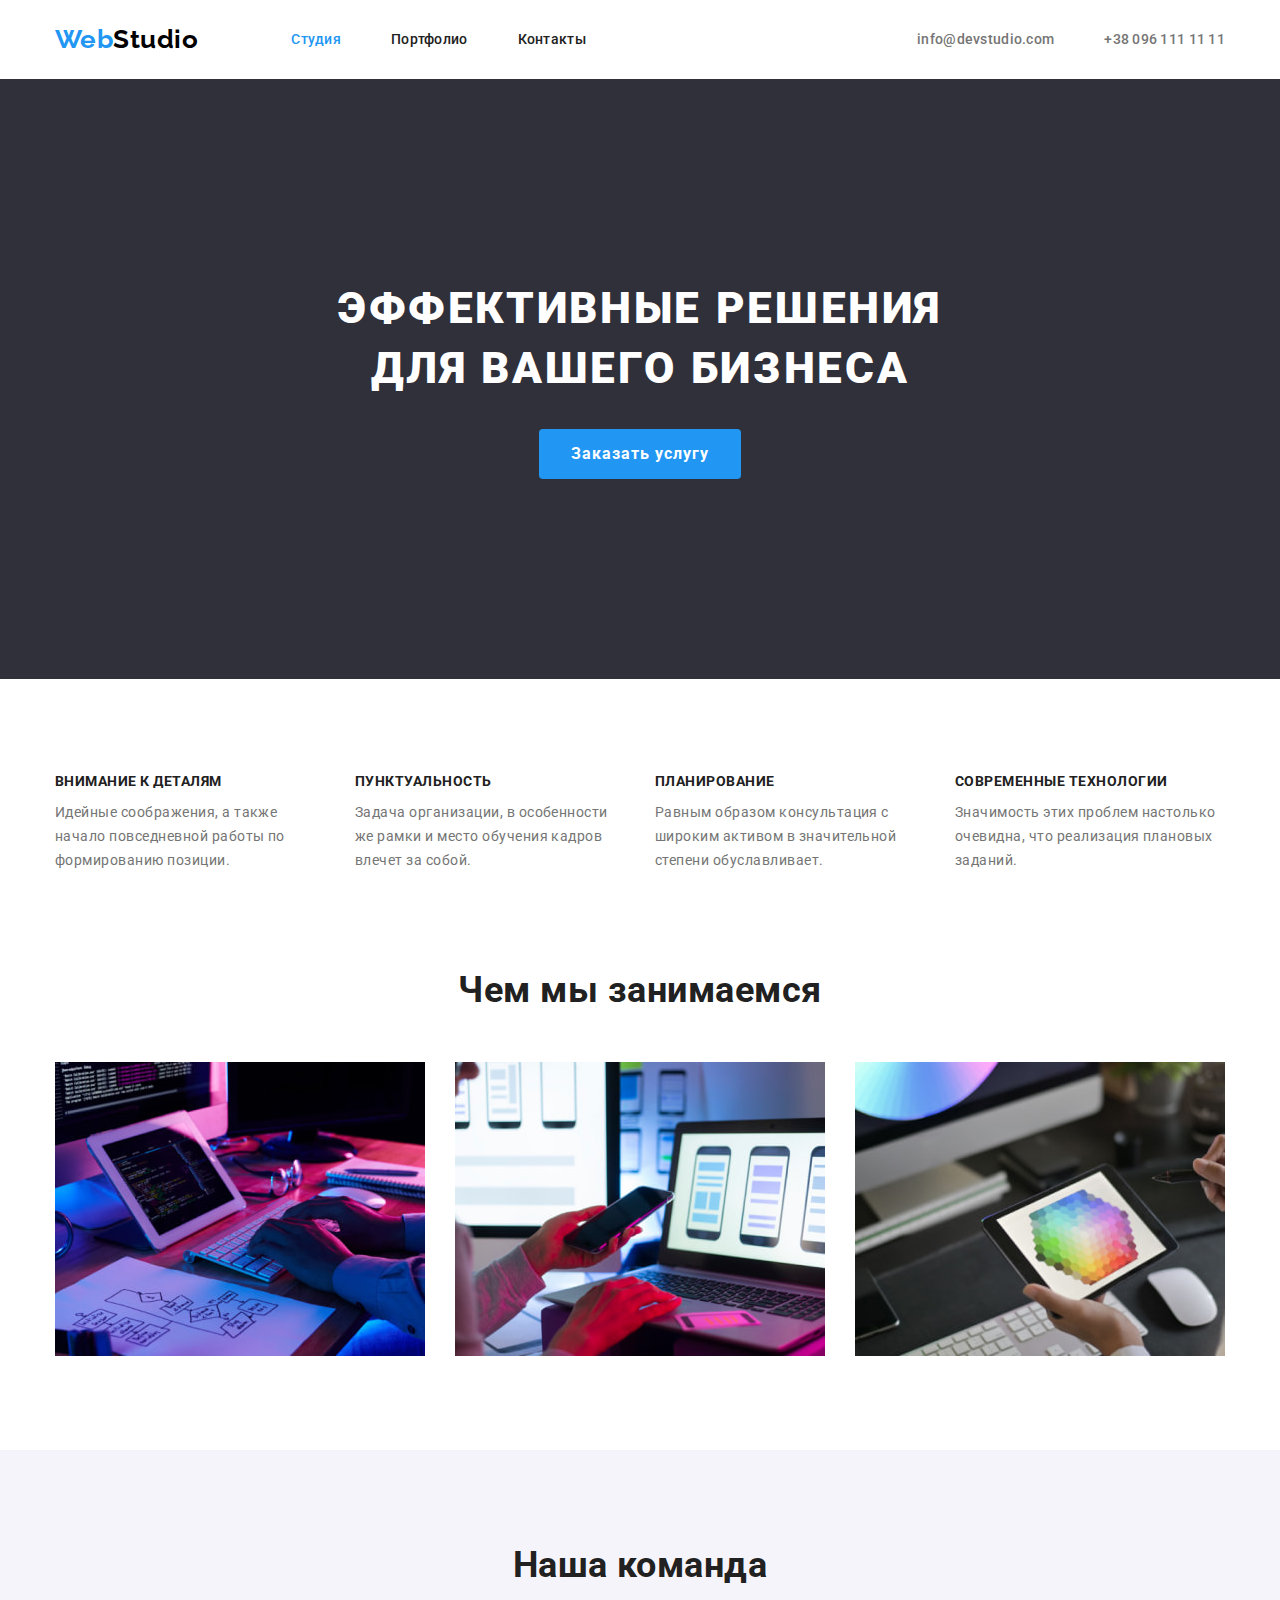
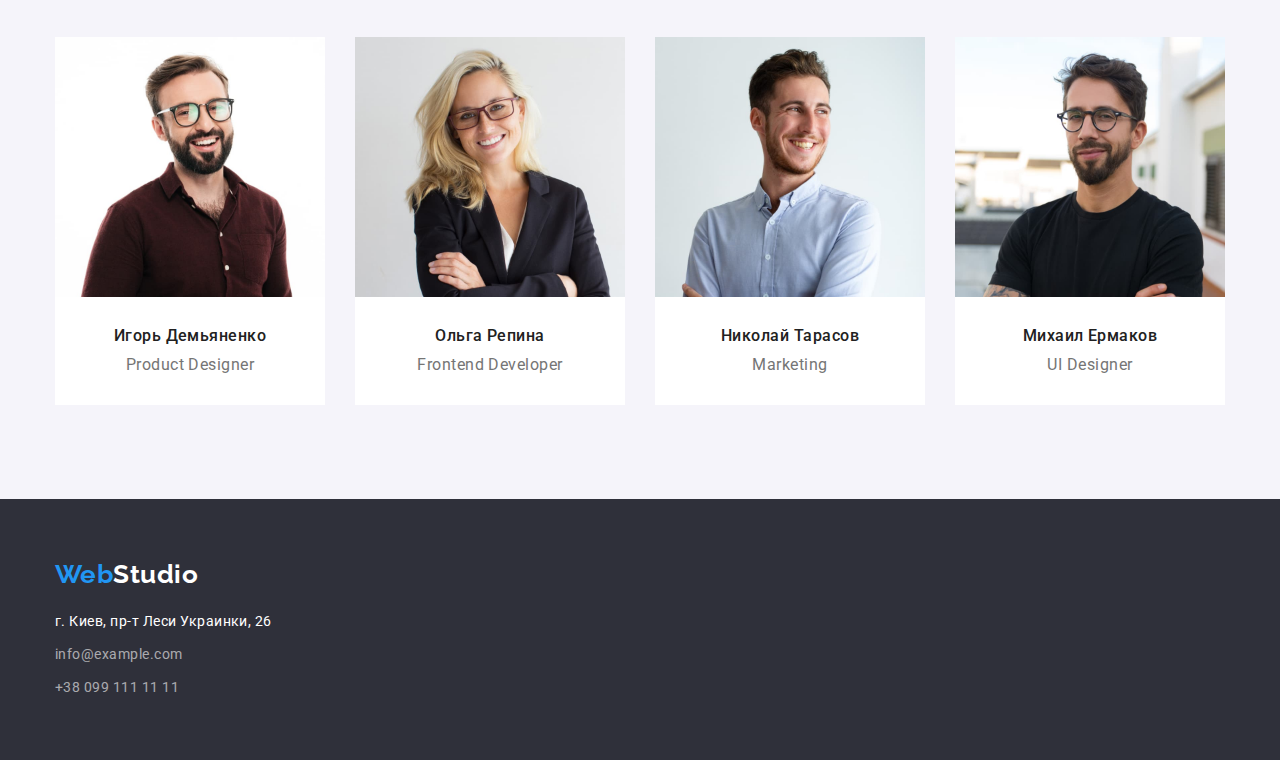
<file: index.html>
<!DOCTYPE html>
<html lang="ru">
  <head>
    <meta charset="UTF-8" />
    <meta http-equiv="X-UA-Compatible" content="IE=edge" />
    <meta name="viewport" content="width=device-width, initial-scale=1.0" />
    <title>WebStudio</title>
    <link rel="preconnect" href="https://fonts.googleapis.com" />
    <link rel="preconnect" href="https://fonts.gstatic.com" crossorigin />
    <link
      href="https://fonts.googleapis.com/css2?family=Raleway:wght@700&family=Roboto:wght@400;500;700;900&display=swap"
      rel="stylesheet"
    />
    <link
      rel="stylesheet"
      href="https://cdn.jsdelivr.net/npm/modern-normalize@1.1.0/modern-normalize.min.css"
    />
    <link rel="stylesheet" href="./css/styles.css" />
  </head>
  <body>
    <header class="header">
      <div class="container container-header">
        <nav class="nav">
          <a lang="en" href="./index.html" class="logo"
            >Web<span class="logo-studio">Studio</span></a
          >
          <ul class="site-nav list">
            <li class="site-nav-item">
              <a href="./index.html" class="link current">Студия</a>
            </li>
            <li class="site-nav-item">
              <a href="./portfolio.html" class="link">Портфолио</a>
            </li>
            <li class="site-nav-item"><a href="" class="link">Контакты</a></li>
          </ul>
        </nav>
        <ul class="contacts-list list">
          <li class="contacts-item">
            <a href="mailto:info@devstudio.com" class="contacts-link"
              >info@devstudio.com</a
            >
          </li>
          <li class="contacts-item">
            <a href="tel:380961111111" class="contacts-link"
              >+38 096 111 11 11</a
            >
          </li>
        </ul>
      </div>
    </header>
    <main>
      <!-- Hero -->
      <section class="hero">
        <div class="container">
          <h1 class="hero-title">Эффективные решения для вашего бизнеса</h1>
          <button type="button" class="button hero-button">
            Заказать услугу
          </button>
        </div>
      </section>
      <!-- features -->
      <section class="features">
        <div class="container">
          <h2 class="visually-hidden">Особенности</h2>
          <ul class="future-list list">
            <li class="future-list-item">
              <h3 class="title">Внимание к деталям</h3>
              <p class="future-list-text">
                Идейные соображения, а также начало повседневной работы по
                формированию позиции.
              </p>
            </li>
            <li class="future-list-item">
              <h3 class="title">Пунктуальность</h3>
              <p class="future-list-text">
                Задача организации, в особенности же рамки и место обучения
                кадров влечет за собой.
              </p>
            </li>
            <li class="future-list-item">
              <h3 class="title">Планирование</h3>
              <p class="future-list-text">
                Равным образом консультация с широким активом в значительной
                степени обуславливает.
              </p>
            </li>
            <li class="future-list-item">
              <h3 class="title">Современные технологии</h3>
              <p class="future-list-text">
                Значимость этих проблем настолько очевидна, что реализация
                плановых заданий.
              </p>
            </li>
          </ul>
        </div>
      </section>
      <!-- what we do -->
      <section class="we">
        <div class="container">
          <h2 class="we-title">Чем мы занимаемся</h2>
          <ul class="we-list list">
            <li class="we-list-item">
              <img
                class="no-gap"
                width="370"
                src="./images/box1.jpg"
                alt="рабочий стол руки на клавиатуре"
              />
            </li>
            <li class="we-list-item">
              <img
                class="no-gap"
                width="370"
                src="./images/box2.jpg"
                alt="ноутбук на столе и рука на нем"
              />
            </li>
            <li class="we-list-item">
              <img
                class="no-gap"
                width="370"
                src="./images/box3.jpg"
                alt="рука держит планшет"
              />
            </li>
          </ul>
        </div>
      </section>

      <!-- team -->
      <section class="team">
        <div class="container">
          <h2 class="team-title">Наша команда</h2>
          <ul class="team-list list">
            <li class="team-list-item">
              <img
                class="no-gap"
                width="270"
                src="./images/employee01.jpg"
                alt="мужчина"
              />
              <div class="team-member">
                <h3 class="team-list-title">Игорь Демьяненко</h3>
                <p lang="en" class="team-position">Product Designer</p>
              </div>
            </li>
            <li class="team-list-item">
              <img
                class="no-gap"
                width="270"
                src="./images/employee02.jpg"
                alt="женщина"
              />
              <div class="team-member">
                <h3 class="team-list-title">Ольга Репина</h3>
                <p lang="en" class="team-position">Frontend Developer</p>
              </div>
            </li>
            <li class="team-list-item">
              <img
                class="no-gap"
                width="270"
                src="./images/employee03.jpg"
                alt="мужчина"
              />
              <div class="team-member">
                <h3 class="team-list-title">Николай Тарасов</h3>
                <p lang="en" class="team-position">Marketing</p>
              </div>
            </li>
            <li class="team-list-item">
              <img
                class="no-gap"
                width="270"
                src="./images/employee04.jpg"
                alt="мужчина"
              />
              <div class="team-member">
                <h3 class="team-list-title">Михаил Ермаков</h3>
                <p lang="en" class="team-position">UI Designer</p>
              </div>
            </li>
          </ul>
        </div>
      </section>
    </main>
    <footer class="footer">
      <div class="container">
        <a lang="en" href="./index.html" class="logo-futer logo"
          >Web<span class="logo-studio-footer">Studio</span></a
        >
        <address class="address">
          <ul class="list">
            <li class="address-list">
              <p class="address address-city">
                г. Киев, пр-т Леси Украинки, 26
              </p>
            </li>
            <li class="address-list">
              <a href="mailto:info@example.com" class="address address-mail"
                >info@example.com</a
              >
            </li>
            <li class="address-list">
              <a href="tel:380991111111" class="address address-tel"
                >+38 099 111 11 11</a
              >
            </li>
          </ul>
        </address>
      </div>
    </footer>
  </body>
</html>
</file>
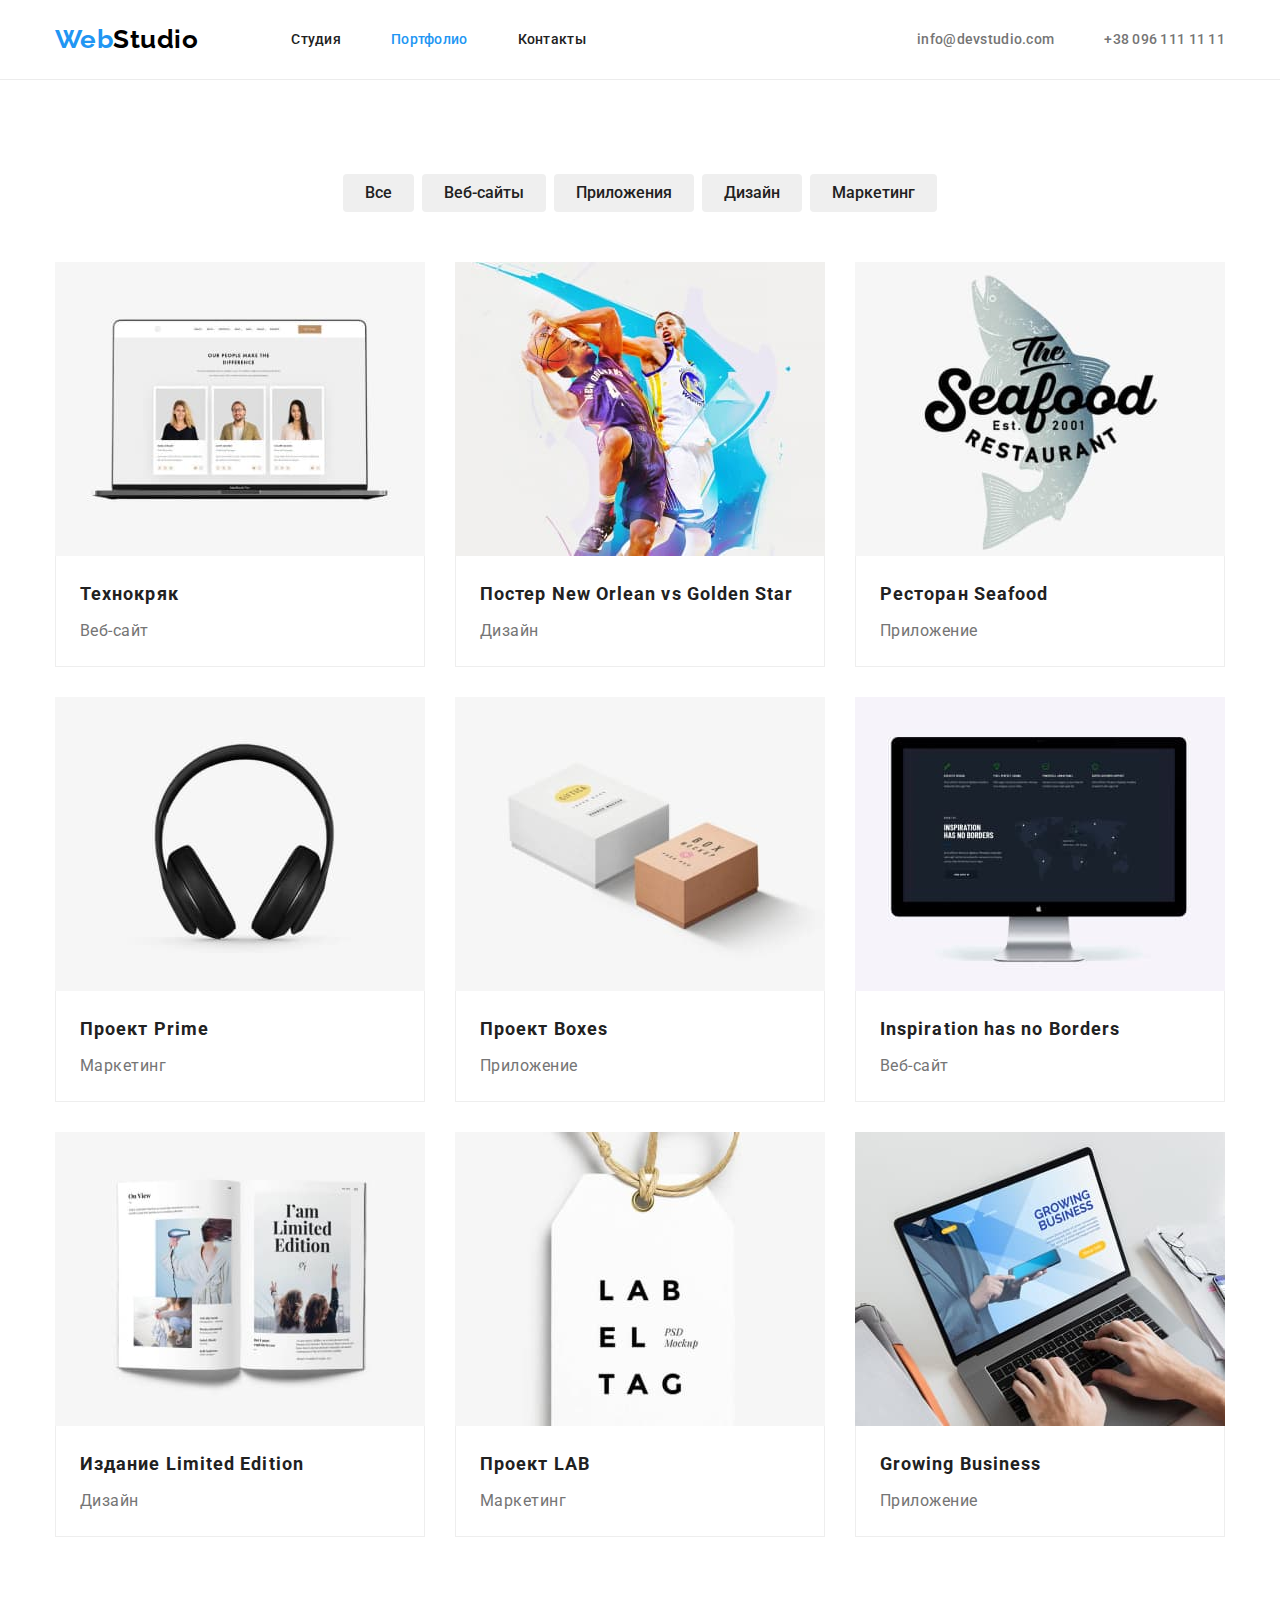
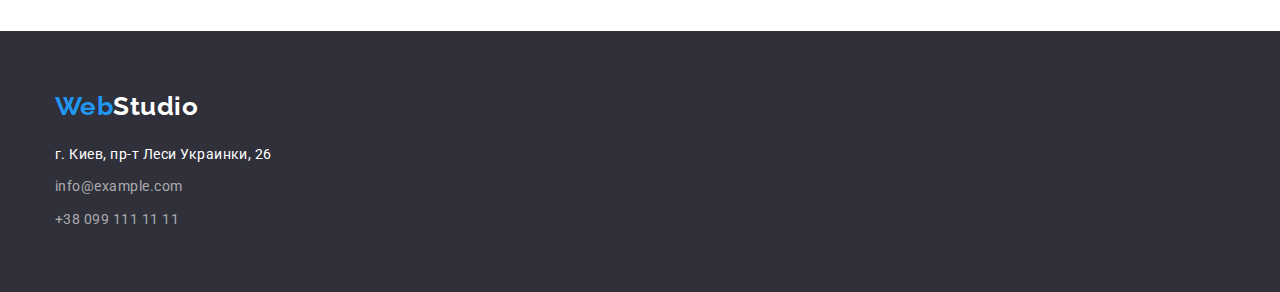
<file: portfolio.html>
<!DOCTYPE html>
<html lang="ru">
  <head>
    <meta charset="UTF-8" />
    <meta http-equiv="X-UA-Compatible" content="IE=edge" />
    <meta name="viewport" content="width=device-width, initial-scale=1.0" />
    <title>Document</title>
    <link rel="preconnect" href="https://fonts.googleapis.com" />
    <link rel="preconnect" href="https://fonts.gstatic.com" crossorigin />
    <link
      href="https://fonts.googleapis.com/css2?family=Raleway:wght@700&family=Roboto:wght@400;500;700;900&display=swap"
      rel="stylesheet"
    />
    <link
      rel="stylesheet"
      href="https://cdn.jsdelivr.net/npm/modern-normalize@1.1.0/modern-normalize.min.css"
    />
    <link rel="stylesheet" href="./css/styles.css" />
  </head>
  <body>
    <header class="header header-line">
      <div class="container container-header">
        <nav class="nav">
          <a lang="en" href="./index.html" class="logo"
            >Web<span class="logo-studio">Studio</span></a
          >
          <ul class="site-nav list">
            <li class="site-nav-item">
              <a href="./index.html" class="link">Студия</a>
            </li>
            <li class="site-nav-item">
              <a href="./portfolio.html" class="link current">Портфолио</a>
            </li>
            <li class="site-nav-item"><a href="" class="link">Контакты</a></li>
          </ul>
        </nav>
        <ul class="contacts-list list">
          <li class="contacts-item">
            <a href="mailto:info@devstudio.com" class="contacts-link"
              >info@devstudio.com</a
            >
          </li>
          <li class="contacts-item">
            <a href="tel:380961111111" class="contacts-link"
              >+38 096 111 11 11</a
            >
          </li>
        </ul>
      </div>
    </header>
    <main>
      <!-- portfolio -->
      <section class="portfolio">
        <div class="container">
          <h1 class="visually-hidden">Портфолио</h1>
          <ul class="button-list list">
            <li class="button-list-item">
              <button type="button" class="button">Все</button>
            </li>
            <li class="button-list-item">
              <button type="button" class="button">Веб-сайты</button>
            </li>
            <li class="button-list-item">
              <button type="button" class="button">Приложения</button>
            </li>
            <li class="button-list-item">
              <button type="button" class="button">Дизайн</button>
            </li>
            <li class="button-list-item">
              <button type="button" class="button">Маркетинг</button>
            </li>
          </ul>
          <ul class="portfolio-list list">
            <li class="portfolio-list-item">
              <img
                class="no-gap"
                width="370"
                src="./images/tehno.jpg"
                alt="ноутбук"
              />
              <div class="item-description">
                <h2 class="portfolio-list-title">Технокряк</h2>
                <p class="portfolio-list-text">Веб-сайт</p>
              </div>
            </li>
            <li class="portfolio-list-item">
              <img
                class="no-gap"
                width="370"
                src="./images/neworlean.jpg"
                alt="баскетболисты"
              />
              <div class="item-description">
                <h2 class="portfolio-list-title">
                  Постер <span lang="en">New Orlean vs Golden Star</span>
                </h2>
                <p class="portfolio-list-text">Дизайн</p>
              </div>
            </li>
            <li class="portfolio-list-item">
              <img
                class="no-gap"
                width="370"
                src="./images/seafood.jpg"
                alt="логотип ресторана"
              />
              <div class="item-description">
                <h2 class="portfolio-list-title">
                  Ресторан <span lang="en">Seafood</span>
                </h2>
                <p class="portfolio-list-text">Приложение</p>
              </div>
            </li>
            <li class="portfolio-list-item">
              <img
                class="no-gap"
                width="370"
                src="./images/prime.jpg"
                alt="наушники"
              />
              <div class="item-description">
                <h2 class="portfolio-list-title">
                  Проект <span lang="en">Prime</span>
                </h2>
                <p class="portfolio-list-text">Маркетинг</p>
              </div>
            </li>
            <li class="portfolio-list-item">
              <img
                class="no-gap"
                width="370"
                src="./images/boxes.jpg"
                alt="коробки"
              />
              <div class="item-description">
                <h2 class="portfolio-list-title">
                  Проект <span lang="en">Boxes</span>
                </h2>
                <p class="portfolio-list-text">Приложение</p>
              </div>
            </li>
            <li class="portfolio-list-item">
              <img
                class="no-gap"
                width="370"
                src="./images/inspiration.jpg"
                alt="монитор"
              />
              <div class="item-description">
                <h2 class="portfolio-list-title" lang="en">
                  Inspiration has no Borders
                </h2>
                <p class="portfolio-list-text">Веб-сайт</p>
              </div>
            </li>
            <li class="portfolio-list-item">
              <img
                class="no-gap"
                width="370"
                src="./images/limitededition.jpg"
                alt="открытая книга"
              />
              <div class="item-description">
                <h2 class="portfolio-list-title">
                  Издание <span lang="en">Limited Edition</span>
                </h2>
                <p class="portfolio-list-text">Дизайн</p>
              </div>
            </li>
            <li class="portfolio-list-item">
              <img
                class="no-gap"
                width="370"
                src="./images/lab.jpg"
                alt="бирка"
              />
              <div class="item-description">
                <h2 class="portfolio-list-title">
                  Проект <span lang="en">LAB</span>
                </h2>
                <p class="portfolio-list-text">Маркетинг</p>
              </div>
            </li>
            <li class="portfolio-list-item">
              <img
                class="no-gap"
                width="370"
                src="./images/growingbusiness.jpg"
                alt="открытый ноутбук"
              />
              <div class="item-description">
                <h2 class="portfolio-list-title" lang="en">Growing Business</h2>
                <p class="portfolio-list-text">Приложение</p>
              </div>
            </li>
          </ul>
        </div>
      </section>
    </main>
    <footer class="footer">
      <div class="container">
        <a lang="en" href="./index.html" class="logo-futer logo"
          >Web<span class="logo-studio-footer">Studio</span></a
        >
        <address class="address">
          <ul class="list">
            <li class="address-list">
              <p class="address address-city">
                г. Киев, пр-т Леси Украинки, 26
              </p>
            </li>
            <li class="address-list">
              <a href="mailto:info@example.com" class="address address-mail"
                >info@example.com</a
              >
            </li>
            <li class="address-list">
              <a href="tel:380991111111" class="address address-tel"
                >+38 099 111 11 11</a
              >
            </li>
          </ul>
        </address>
      </div>
    </footer>
  </body>
</html>
</file>
<file: css/styles.css>
/* основной цвет текста #757575 */
/* вторичный цвет текста #212121 */
/* background: #FFFFFF */
/* вторичный цвет фона #F5F4FA */
/* акцент #2196F3 */

:root {
  --primary-text-color: #757575;
  --title-text-color: #212121;
  --accent-color: #2196f3;
  --background-color: #ffffff;
  --text-color: #ffffff;
}
body {
  background: var(--background-color);
  color: var(--primary-text-color);
  font-family: roboto, sans-serif;
  letter-spacing: 0.03em;
}

.visually-hidden {
  position: absolute;
  white-space: nowrap;
  width: 1px;
  height: 1px;
  overflow: hidden;
  border: 0;
  padding: 0;
  clip: rect(0 0 0 0);
  clip-path: inset(50%);
  margin: -1px;
}

.container {
  width: 1200px;
  padding-left: 15px;
  padding-right: 15px;
  margin-left: auto;
  margin-right: auto;
}

.list {
  list-style: none;
  margin: 0;
  padding: 0;
}

.no-gap {
  display: block;
}

/* .header {
  padding: 24px 215px;
} */

.header-line {
  border-bottom: 1px solid #ececec;
}

.nav .logo {
  padding-top: 24px;
  padding-bottom: 24px;
}

.logo {
  margin-right: 93px;
  color: var(--accent-color);
  font-family: Raleway, sans-serif;
  font-weight: 700;
  font-size: 26px;
  line-height: 1.2;
  text-decoration: none;
}

.logo .logo-studio {
  color: #000000;
}

.logo-studio-footer {
  color: var(--text-color);
}

/* Site nav */

.nav {
  display: flex;
}

.site-nav {
  display: flex;
  align-items: center;
}

.site-nav-item:not(:last-child) {
  margin-right: 50px;
}
.site-nav .link {
  padding-top: 32px;
  padding-bottom: 32px;
  color: var(--title-text-color);
  font-weight: 500;
  font-size: 14px;
  line-height: 1.2;
  letter-spacing: 0.02em;
  text-decoration: none;
}

.site-nav .link:hover,
.site-nav .link:focus {
  color: var(--accent-color);
}

.site-nav .link.current {
  color: var(--accent-color);
}

.contacts-link {
  padding-top: 32px;
  padding-bottom: 32px;
  color: var(--primary-text-color);
  font-weight: 500;
  font-size: 14px;
  line-height: 1.2;
  letter-spacing: 0.02em;
  text-decoration: none;
}

.contacts-link:hover,
.contacts-link:focus {
  color: var(--accent-color);
}

.container-header {
  display: flex;
  align-items: center;
}

.contacts-list {
  display: flex;
  margin-left: auto;
}

.contacts-item:not(:last-child) {
  margin-right: 50px;
}

/* Section Hero */

.hero {
  background-color: #2f303a;
  padding-top: 200px;
  padding-bottom: 200px;
  text-align: center;
}
.hero-title {
  width: 696px;
  margin: 0 auto 30px auto;
  color: var(--text-color);
  font-weight: 900;
  font-size: 44px;
  line-height: 1.36;

  letter-spacing: 0.06em;
  text-transform: uppercase;
}

/* Section Features */

.features {
  padding-top: 94px;
  padding-bottom: 94px;
}

.future-list {
  display: flex;
}

.future-list-item {
  width: 270px;
}

.future-list-item:not(:last-child) {
  margin-right: 30px;
}

.future-list .title {
  margin-top: 0;
  margin-bottom: 10px;
  color: var(--title-text-color);
  font-weight: 700;
  font-size: 14px;
  line-height: 1.2;
  text-transform: uppercase;
}

.future-list-text {
  margin: 0;
  padding-top: 1px;
  padding-bottom: 2px;
  font-size: 14px;
  line-height: 1.71;
}

/* Section we */

.we {
  padding-bottom: 94px;
}

.we-title,
.team-title {
  margin-top: 0;
  margin-bottom: 50px;
  color: var(--title-text-color);
  font-weight: 700;
  font-size: 36px;
  line-height: 1.2;
  text-align: center;
}
.we-list {
  display: flex;
}

.we-list-item:not(:last-child) {
  margin-right: 30px;
}

/* Section Team */

.team {
  padding-top: 94px;
  padding-bottom: 94px;
  background-color: #f5f4fa;
}

.team-list {
  display: flex;
}

.team-list-item {
  background-color: var(--background-color);
  /* box-shadow: 0px 1px 3px rgba(0, 0, 0, 0.12), 0px 1px 1px rgba(0, 0, 0, 0.14),
    0px 2px 1px rgba(0, 0, 0, 0.2);
  border-radius: 0px 0px 4px 4px; */
}

.team-list-item:not(:last-child) {
  margin-right: 30px;
}

.team-member {
  padding-top: 30px;
  padding-bottom: 30px;
}

.team-list-title {
  color: var(--title-text-color);
  font-weight: 500;
  font-size: 16px;
  line-height: 1.18;
  text-align: center;
  margin-top: 0;
  margin-bottom: 10px;
}

.team-position {
  font-size: 16px;
  line-height: 1.18;
  text-align: center;
  margin: 0;
}

/* Button */

.button {
  display: inline-block;
  border: 0px solid transparent;
  border-radius: 4px;
  padding: 6px 22px;
  color: var(--title-text-color);
  font-family: inherit;
  font-weight: 500;
  font-size: 16px;
  line-height: 1.62;
  text-align: center;
  cursor: pointer;
}

.button:hover,
.button:focus {
  color: var(--background-color);
  background-color: var(--accent-color);
}
.button.hero-button {
  display: inline-block;
  padding: 10px 32px;
  color: var(--text-color);
  background-color: var(--accent-color);
  font-weight: 700;
  font-size: 16px;
  line-height: 1.88;
  letter-spacing: 0.06em;
}

.button.hero-button:hover,
.button.hero-button:focus {
  background-color: #188ce8;
}

/* Portfolio Page*/

.portfolio {
  padding-top: 94px;
  padding-bottom: 94px;
}

.button-list {
  display: flex;
  justify-content: center;
  margin-bottom: 50px;
}

.button-list-item:not(:last-child) {
  margin-right: 8px;
}

.item-description {
  padding: 20px 24px;
  border-bottom: 1px solid #eeeeee;
  border-left: 1px solid #eeeeee;
  border-right: 1px solid #eeeeee;
}

.portfolio-list-title {
  color: var(--title-text-color);
  font-weight: 700;
  font-size: 18px;
  line-height: 2;
  letter-spacing: 0.06em;
  margin-top: 0;
  margin-bottom: 4px;
}

.portfolio-list-text {
  font-size: 16px;
  line-height: 1.88;
  margin: 0;
}

.portfolio-list {
  display: flex;
  flex-wrap: wrap;
}

.portfolio-list-item {
  width: 370px;
}

.portfolio-list-item {
  margin-right: 30px;
}

.portfolio-list-item:nth-child(3n) {
  margin-right: 0;
}

.portfolio-list-item:nth-child(-n + 6) {
  margin-bottom: 30px;
}

/* Footer */

.footer {
  padding-top: 60px;
  padding-bottom: 60px;
  background-color: #2f303a;
}

.logo-futer.logo {
  display: block;
  margin-right: 0;
  margin-bottom: 20px;
}

.address {
  font-style: normal;
  font-size: 14px;
  line-height: 1.71;
  text-decoration: none;
}

.address .address-city {
  display: inline-block;
  margin: 0;
  color: var(--text-color);
}

.address .address-mail {
  display: inline-block;
  color: rgba(255, 255, 255, 0.6);
}

.address-mail:hover,
.address-mail:focus {
  color: var(--accent-color);
}

.address .address-tel {
  display: inline-block;
  color: rgba(255, 255, 255, 0.6);
}

.address-tel:hover,
.address-tel:focus {
  color: var(--accent-color);
}

.address-list:not(:last-child) {
  margin-bottom: 9px;
}
</file>
